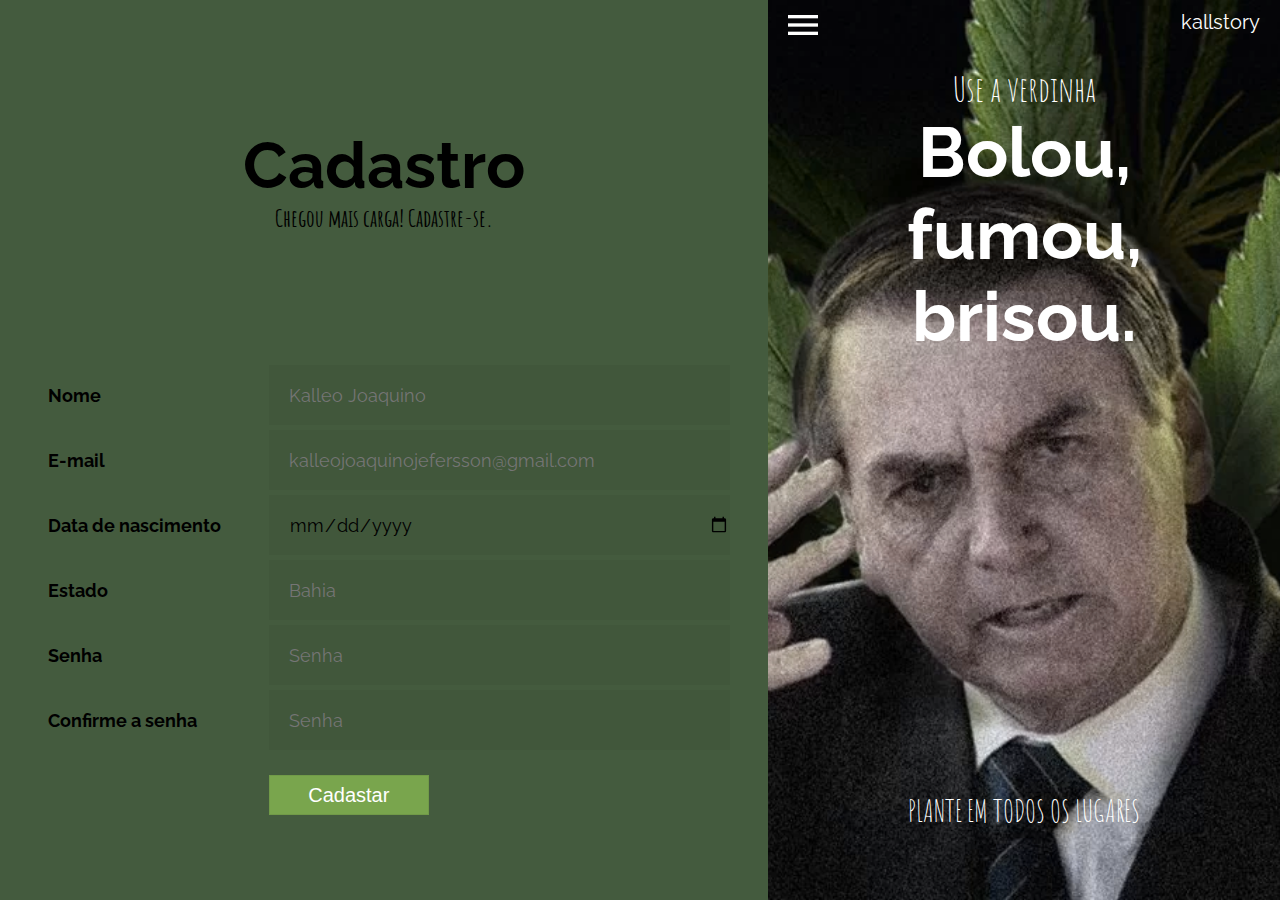
<file: Cadastro/index.html>
<!DOCTYPE html>
<html lang='pt-br'>
    <head>
        <meta charset='UTF-8' />
        <meta name="viewport" content="width=device-width, initial-scale=1.0">
        <title>Cadastre-se | Site</title>
        <link rel='stylesheet' href='./css/index.css'>
    </head>
    <body>
        <div class='container'>
            <section class='formulario'>
                <form>
                    <div class='titulo'>
                        <h1>Cadastro</h1>
                        <h2>Chegou mais carga! Cadastre-se.</h2>
                    </div>
                    <section>
                        <div>
                            <label for='nome'><span>Nome</span></label>
                            <label for='email'><span>E-mail</span></label>
                            <label for='data'><span>Data de nascimento</span></label>
                            <label for='estado'><span>Estado</span></label>
                            <label for='senha'><span>Senha</span></label>
                            <label for='confSenha'><span>Confirme a senha</span></label>
                        </div>
                        <div>
                            <input type='text' placeholder='Kalleo Joaquino' id='nome' class='input' required/>
                            <input type='email' placeholder='kalleojoaquinojefersson@gmail.com' id='email' class='input' required/>
                            <input type='date' placeholder='Ago 17, 2005' id='data' class='input' required/>
                            <input type='text' placeholder='Bahia' id='estado' class='input' required/>
                            <input type='password' placeholder='Senha' id='senha' class='input' required/>
                            <input type='password' placeholder='Senha' id='confSenha' class='input' required/>
                            <button type='submit'>Cadastar</button>
                        </div>
                    </section>
                </form>
            </section>
            <section class='flier'>
                <div class='flier-overlay'>
                    <header>
                        <a href='#'>
                            <img src='./image/list.svg' alt='botão de menu' />
                        </a>
                        <span>kallstory</span>
                    </header>
                    <main>
                        <section>
                            <span>Use a verdinha</span>
                            <h1>Bolou, fumou, brisou.</h1>
                        </section>
                        <span>PLANTE EM TODOS OS LUGARES</span>
                    </main>
                </div>
                <img src='bozo.webp' alt=''/>
            </section>
        </div>
    </body>
</html>
</file>
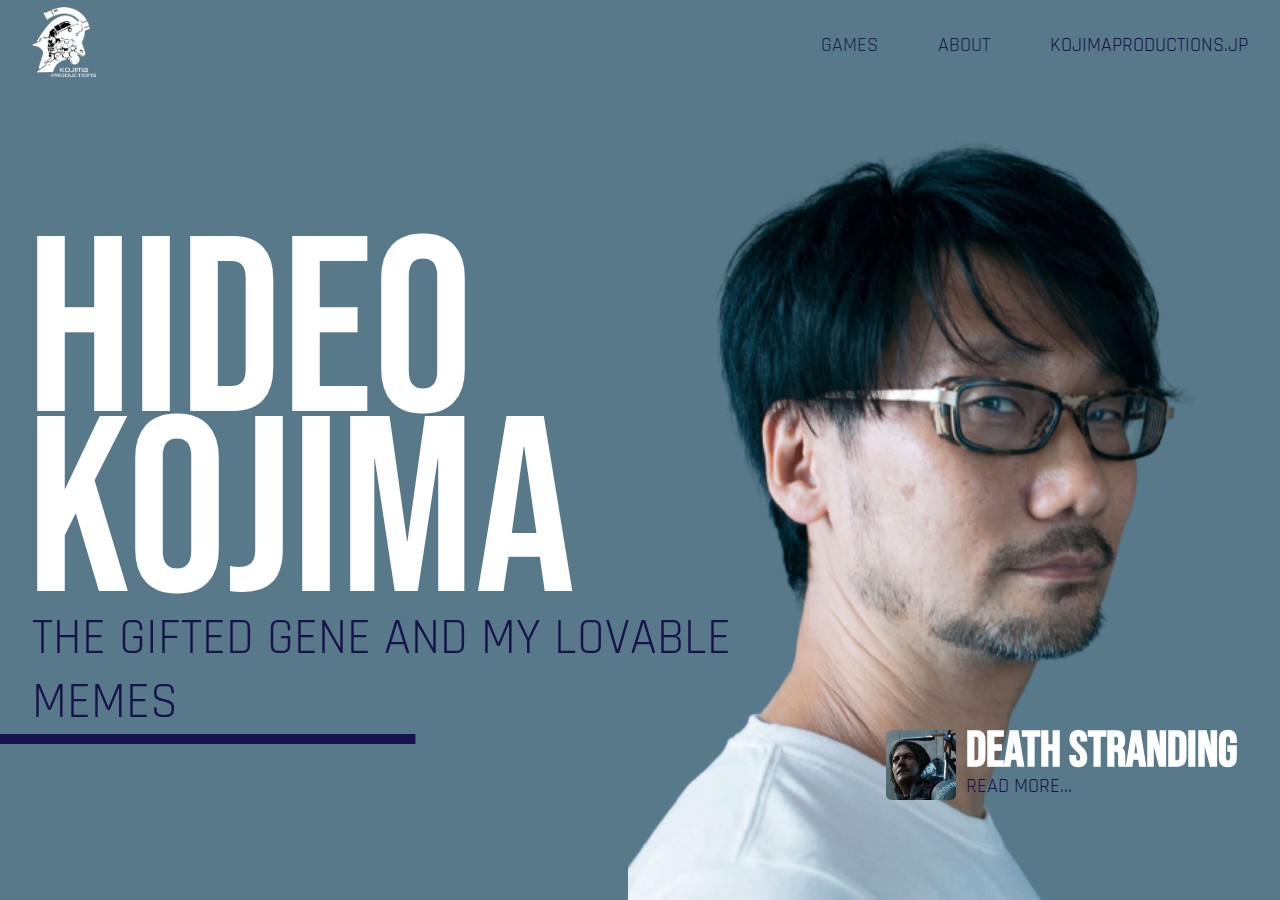
<file: Hideo/index.html>
<!DOCTYPE html>
<html lang="pt-br">
<head>
    <meta charset="UTF-8">
    <meta name="viewport" content="width=device-width, initial-scale=1.0">
    <link rel='shortcut icon' href='./image/logo.png' />
    <link rel='stylesheet' href='./css/index.css' />
    <title>Hideo Kojima | Kojima Productions</title>
</head>
<body>
    <section>
        <header class='menu'>
            <nav>
                <a href="#" id='logo'>
                    <img src="./image/logo.png" alt="" />
                </a>
                <div>
                    <a href="#" target="_blank">
                        GAMES
                    </a>
                    <a href="#" target="_blank">
                        ABOUT
                    </a>
                    <a href="http://kojimaproductions.jp" target="_blank">
                        KOJIMAPRODUCTIONS.JP
                    </a>
                </div>
            </nav>
        </header>
        <main class='corpo'>
            <div class="perfil">
                <div class='text'>
                    <span>
                        HIDEO KOJIMA
                    </span>
                    <span>
                        THE GIFTED GENE AND MY LOVABLE MEMES
                    </span>
                </div>
                <div class='preview'>
                    <article>
                        <img src="./image/death.png" alt="">
                        <main>
                            <h1>Death Stranding</h1>
                            <a href="#">
                                <span>READ MORE...</span>
                            </a>
                        </main>
                    </article>
                </div>
            </div>
        </main>
    </section>
</body>
</html>
</file>
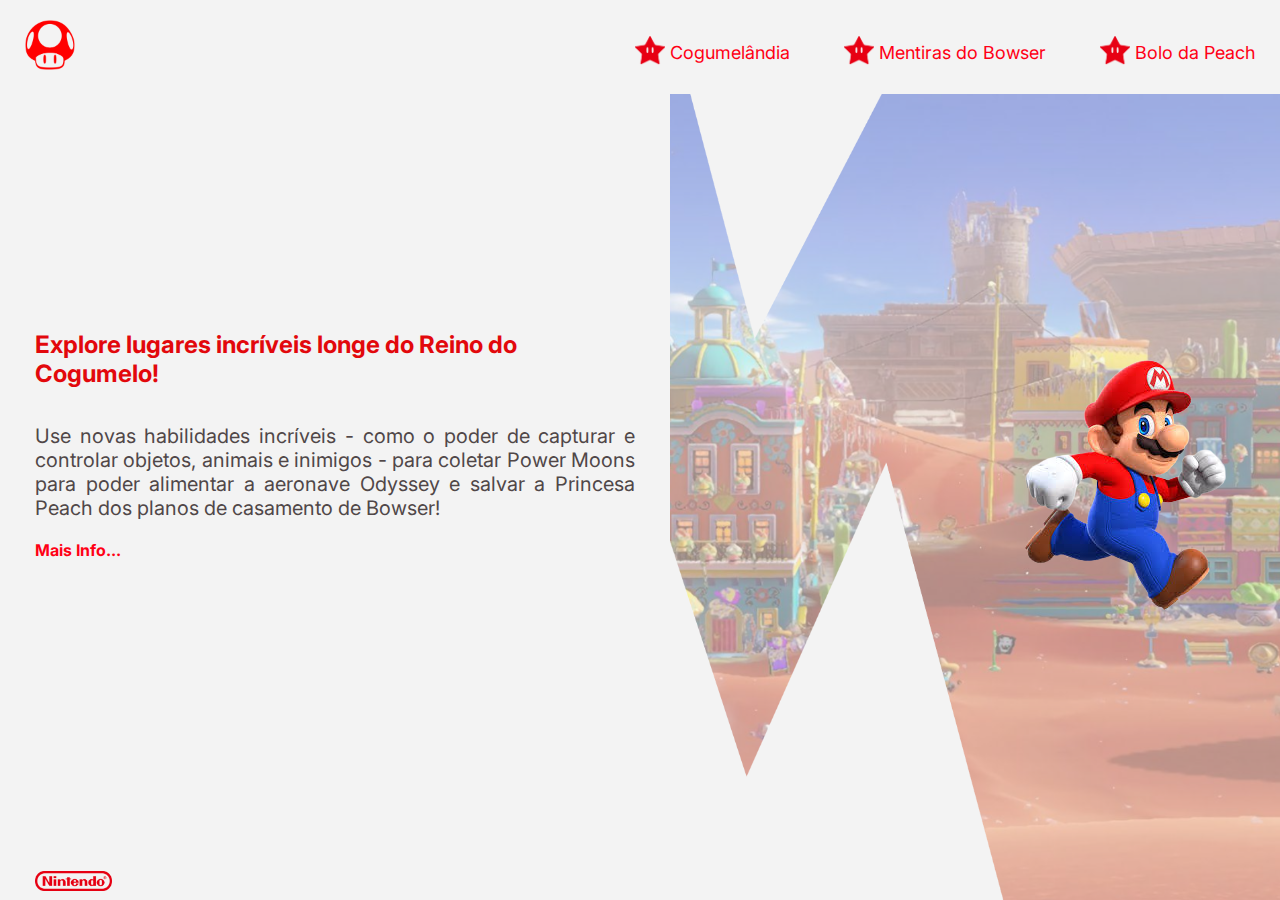
<file: Landing/index.html>
<!DOCTYPE html>
<html lang="pt-br">
<head>
    <meta charset="UTF-8">
    <meta name="viewport" content="width=device-width, initial-scale=1.0">
    <link rel='shortcut icon' href='./image/iconTab.png' />
    <title>Univero Super Mario</title>
    <link rel='stylesheet' href='./css/index.css' />
</head>
<body>
    <section class='landing'>
        <nav>
            <a href="" id='logo'>
                <img src='./image/logo.png' alt='logo' />
            </a>
            <div>
                <a href=""><img src="./image/star.png" alt=""> Cogumelândia</a>
                <a href=""><img src="./image/star.png" alt=""> Mentiras do Bowser</a>
                <a href=""><img src="./image/star.png" alt=""> Bolo da Peach</a>
            </div>
        </nav>
        <main>
            <article>
                <div>
                    <h1>Explore lugares incríveis longe do Reino do Cogumelo!</h1>
                    <p>Use novas habilidades incríveis - como o poder de capturar e controlar objetos, animais e inimigos - para coletar Power Moons para poder alimentar a aeronave Odyssey e salvar a Princesa Peach dos planos de casamento de Bowser!</p>
                    <a href="">Mais Info...</a>
                </div>
                <footer>
                    <a href="https://www.nintendo.com/pt_BR/" target="_blank">
                        <img src="./image/nintendo.png" alt="nintendo">
                    </a>
                    <a href=""></a>
                </footer>
            </article>
            <div id="character">
                <img src="./image/images-removebg-preview (1).png" alt="">
            </div>
            <div id='bg'>
                <img src="./image/bg.png" alt="" >
            </div>
        </main>
    </section>
</body>
</html>
</file>
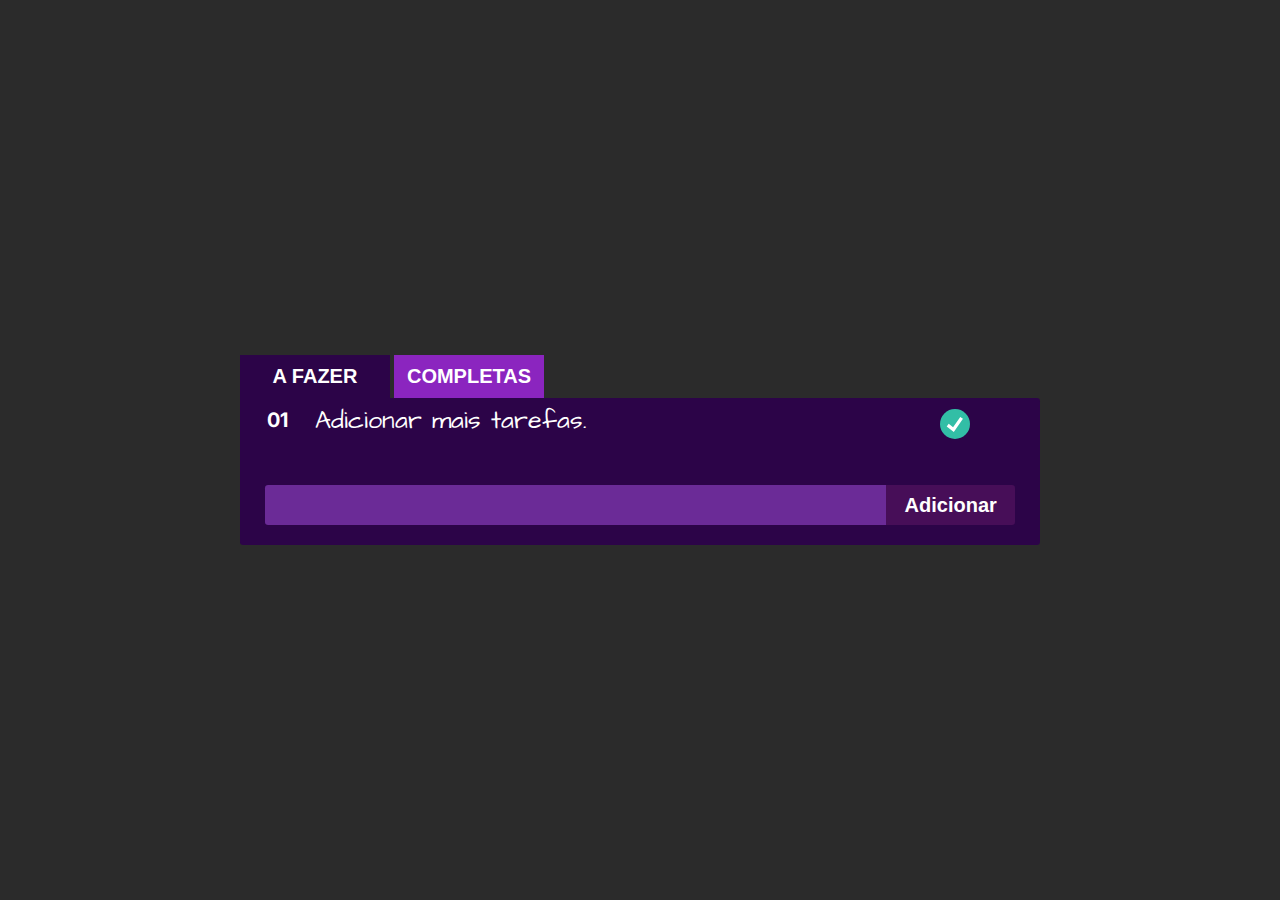
<file: Lista/index.html>
<!DOCTYPE html>
<html lang='pt-br'>
    <head>
        <meta charset='utf-8' />
        <meta name="viewport" content="width=device-width, initial-scale=1.0">
        <title>Questionário</title>
        <script src='./javascript/index.js' defer ></script>
        <link rel='stylesheet' href='./css/index.css' />
    </head>
    <body>
        <main class="container">
            <nav>
                <button class="tab-button" onclick="LoadList(JSON.parse(localStorage.getItem('lists')).tasks);" id='tasks'>A FAZER</button>
                <button class="tab-button" onclick="LoadList(JSON.parse(localStorage.getItem('lists')).complete, false);" id='complete'>COMPLETAS</button>
            </nav>
            <ul class="list-container">
                <li class="list-item">
                    <h2>1</h2>
                    <span>Titulo 1</span>
                    <button class="list-item-complete">X</button>
                </li>
            </ul>
            <form onsubmit="AddTask()" action="" id='addTask'>
                <div class="list-item">
                    <input type="text" name="" id="item" required>
                    <button type="submit">Adicionar</button>
                </div>
            </form>
        </main>
    </body>
</html>
</file>
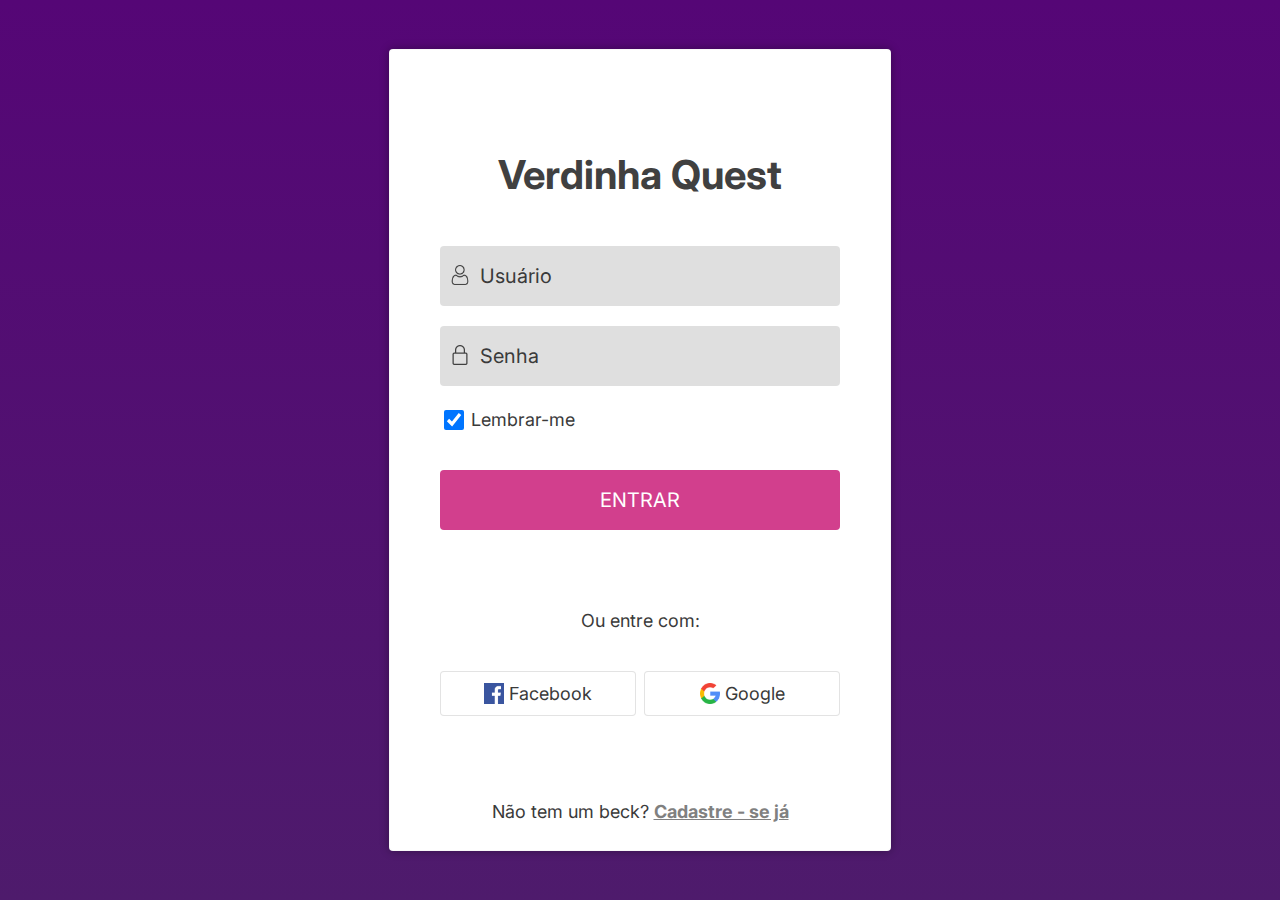
<file: Login/index.html>
<!DOCTYPE html>
<html lang='pt-br'>
    <head>
        <meta name="viewport" content="width=device-width, initial-scale=1.0">
        <meta charset='UTF-8' />
        <title>Quest da Verdinha| Site</title>
        <link rel='stylesheet' href='./index.css'/>
    </head>
    <body>
        <main class='login'>
            <section>
                <form onsubmit="alert('Logado com sucesso!')" method="GET">
                    <h1>Verdinha Quest</h1>
                    <img src='./image/user.png' id='user-img' alt='Usuario'/>
                    <input type='text' id='user' placeholder='Usuário' required/>
                    <img src='./image/lock.png' id='password-img' alt='Cadeado'/>
                    <input type='password' id='password' placeholder='Senha' required/>
                    <input type="checkbox" checked id='remember' />
                    <span>Lembrar-me</span>
                    <input type='submit' value='ENTRAR' />
                    <span>Ou entre com:</span>
                    <div>
                        <button id='google'><div><img src='./image/facebook.png' alt='Logo Facebook' /><span>Facebook</span></div></button>
                        <button id='google'><div><img src='./image/google.png' alt='Logo Google' /><span>Google</span></div></button>
                    </div>
                    <span>Não tem um beck? <a href='#'>Cadastre&nbsp;-&nbsp;se&nbsp;já</a></span>
                </form>
            </section>
        </main>
    </body>
</html>
</file>
<file: Cadastro/css/index.css>
@import url('https://fonts.googleapis.com/css2?family=Raleway:wght@300&display=swap');
@import url('https://fonts.googleapis.com/css2?family=Amatic+SC&display=swap');
body{
    margin: 0;
    padding: 0;
    height: 100vh;
    background: rgb(0, 0, 0);
}
.container{
    display: flex;
}

/* #redion FORMULARIO */
.container .formulario{
    margin: 0;
    height: 100vh;
    width: 60vw;
    background: rgb(68, 91, 62);
}
.formulario .titulo{
    margin: auto;
    text-align: center;
    display: flex;
    flex-direction: column;
    flex-wrap: wrap;
    justify-content: center;
    align-items: center;
    height: 40vh;
}
.formulario .titulo h1{
    font-family: 'Raleway';
    font-size: 65px;
    margin: 0;
    display: block;
}
.formulario .titulo h2{
    display: block;
    font-family: 'Amatic SC';
    margin: 0;
}
.formulario form section{
    margin: 0;
    padding: 0;
    display: flex;
    flex-direction: row;
    flex-wrap: wrap;
    justify-content: center;
    align-items: flex-start;
    padding-bottom: 50px;
}

.formulario div:first-of-type{
    width: 30%;
}
.formulario div:last-of-type{
    width: 60%;
}
.formulario div label{
    font-family: 'Raleway';
    font-size: 18px;
    font-weight: bold;
    display: flex;
    margin: 5px 0;
    margin-left: 10px;
    align-items: center;
    height: 60px;
}
.formulario div label span{
    display: block;
}
.formulario div .input{
    font-family: 'Raleway';
    font-size: 18px;
    background: rgba(0, 0, 0, 0.035);
    height: 60px;
    display: block;
    margin: 5px 10px 5px 0;
    padding: 0;
    border: 0;
    width: 100%;
}
.formulario div input[type=text], input[type=password], input[type=email]{
    text-indent: 20px;
}
.formulario div input[type=date]{
    text-indent: 10px;
}
.formulario div button{
    outline: none;
    border: solid 1px rgba(0, 0, 0, 0.063);
    background: #79a54d;
    color: white;
    height: 40px;
    width: 160px;
    font-size: 20px;
    margin-top: 20px;
}
.formulario div button:hover{
    cursor: pointer;
    background: #92c75d;
}
/* #endredion FORMULARIO */
/* #region FLIER */
.container .flier{
    position: relative;
    height: 100vh;
    width: 40vw;
    background: rgb(255, 255, 255);
}
.flier img{
    position: absolute;
    width: 100%;
    height: 100%;
    filter: hue-rotate(-20deg);
    object-fit: cover;
    top:0;
    z-index: 1;
}
.flier-overlay{
    z-index: 2;
    height: 100vh;
    position: relative;
    color: white;
}
.flier-overlay header{
    font-family: 'Raleway';
    display: flex;
    justify-content: space-between;
    margin: 0px 20px;
    padding-top: 10px;
}
.flier-overlay header a img{
    position: relative;
    width: 30px;
    height: auto;
    object-fit: contain;
}
.flier-overlay header span{
    font-size: 20px;
}
.flier-overlay main span{
    font-family: 'Amatic SC';
}
.flier-overlay main section{
    position: absolute;
    top: 30%;
    left: 50%;
    transform: translate(-50%, -70%);
    text-align: center;
}
.flier-overlay main section span{
    font-size: 35px
}
.flier-overlay main section h1{
    font-family: 'Raleway';
    font-size: 70px;
    margin: 0;
}
.flier-overlay main span:last-child{
    position: absolute;
    top: 90%;
    left: 50%;
    transform: translate(-50%, -50%);
    font-size: 30px;
}
/* #endregion FLIER */

/* Responsividade */
@media only screen and (max-width: 900px){
    body{
        height: auto;
    }
    .container{
        height: 100%;
        flex-direction: column-reverse;
        
    }
    .container .formulario{
        width: 100%;
        height: 100%;
    }
    .formulario .titulo:last-of-type{
        height: 15vh;
        width: 300px;
    }
    .container .flier{
        width: 100%;
        height: 30vh;
    }
    .flier-overlay{
        height: 40%;
    }
    .flier-overlay header{
        margin: 0px 10px;
    }
    .flier-overlay header span{
        display: none;
    }
    .flier-overlay main section{
        top: 90%;
        left: 50%;
        transform: translate(-50%, -20%);
        text-align: center;
    }
    .flier-overlay main span:last-child{
        display: none;
    }
    .flier-overlay main section span{
        display: none;
    }
}
@media only screen and (max-width: 400px){
    .container .flier{
        width: 100%;
        height: 30vh;
    }
    .flier-overlay main section h1{
        font-family: 'Raleway';
        font-size: 60px;
        margin: 0;
    }
    .formulario .titulo h1{
        font-size: 30px;
    }
    .formulario div label, .formulario div .input{
        font-size: 15px;
    }
}
</file>
<file: Hideo/css/index.css>
@import url('https://fonts.googleapis.com/css2?family=Rajdhani&display=swap');
@import url('https://fonts.googleapis.com/css2?family=Bebas+Neue&display=swap');
:root{
    --main-color: #58798a;
    --text-color: #1d204d;
    --text-color-2: white;
    --highlight-color: #18134c;
    --text-size-title: 250px;
    --text-size-subtitle: 50px;
    --text-size-links: 20px;
}
body{
    margin: 0px;
    padding: 0px;
    height: 100vh;
}
section{
    height: 100vh;
    background: var(--main-color);
    display: flex;
    flex-direction: column;
    align-items: center;
}

.menu{
    width: 95%;
    height: 10%;
}
.menu nav{
    height: 100%;
    display: flex;
    justify-content: space-between;
    align-items: center;
}
.menu nav a{
    font-size: var(--text-size-links);
    font-family: 'Rajdhani';
    color: var(--text-color);
    text-decoration: none;
    margin-left: 55px;
}
.menu nav a:hover{
    color: var(--text-color-2);
}
.menu nav a:last-of-type{
    color: var(--highlight-color);
}
.menu nav a:last-of-type:hover{
    color: var(--text-color-2);
}
#logo{
    margin: 0;
}
#logo img{
    height: 70px;
    filter: invert();
}
.corpo{
    height: 90%;
    position: relative;
    width: 95%;
    display: flex;
    flex-direction: row;
    justify-content: space-between;
    margin: 0;
    padding: 0;
}
.perfil{
    width: 100%;
    color: var(--text-color-2);
    display: flex;
    flex-direction: row;
    justify-content: center;
    background-image: url('../image/kojimakun-removebg-preview.png');
    background-size: contain;
    background-repeat: no-repeat;
    background-position: right bottom;
}
.text{
    align-self: center;
    display: flex;
    flex-direction: column;
    width: 70%;
}
.text span:nth-of-type(1){
    font-family: 'Bebas Neue';
    font-size: var(--text-size-title);
    line-height: 180px;
    margin: 0;
    padding: 0;
    transform: translateX(-5px);
}
.text span:nth-of-type(2){
    font-family: 'Rajdhani';
    font-size: var(--text-size-subtitle);
    color: var(--highlight-color)
}
.text span:nth-of-type(2)::after{
    display: block;
    content: "";
    transform: translateX(-10%);
    width: 50%;
    height: 10px;
    background-color: var(--highlight-color);
}
.preview{
    height: auto;
    width: 30%;
    height: 100%;
    display: flex;
    justify-content: flex-end;
    align-items: flex-end;
}
.preview article{
    height: 70px;
    margin-bottom: 100px;
    display: flex;
    align-items: flex-start;
    color: var(--text-color-2);
}
.preview article main{
    font-family: 'Bebas Neue';
    padding: 0 10px;
    display: flex;
    flex-direction: column;
    justify-content: flex-start;
    align-items: flex-start;
}
.preview article img{
    height: 70px;
    border-radius: .35rem;
}
.preview article main h1{
    vertical-align: bottom;
    line-height: 85%;
    height: 70%;
    font-size: var(--text-size-subtitle);
    margin: 0;
}
.preview article main a{
    color: var(--highlight-color);
    text-decoration: none;
}
.preview article main a:hover{
    color: var(--text-color-2);
}
.preview article main a span{
    width: auto;
    display: block;
    font-family: 'Rajdhani';
    font-size: var(--text-size-links);
    margin: 0;
    padding: 0;
}
@media only screen and (max-width: 600px) {
    :root{
        --main-color: #191919;
        --text-color: #c5c7c7;
        --text-color-2: white;
        --highlight-color: #324bcb;
        --text-size-title: 100px;
        --text-size-subtitle: 30px;
        --text-size-links: 15px;
    }
    #logo{
        height: 100%;
        display: flex;
        align-items: center;
    }
    #logo img{
        height: 90%;
    }
    .menu nav div{
        width: 100%;
        display: flex;
        flex-direction: row;
        justify-content: space-evenly;
    }
    .menu nav a{
        font-size: var(--text-size-links);
        font-family: 'Rajdhani';
        color: var(--text-color);
        text-decoration: none;
        margin-left: 25px;
    }
    .menu nav a:nth-of-type(3){
        display: none;
    }
    .corpo{
        justify-content: flex-start;
        align-items: flex-start;
    }
    .perfil{
        height: 100%;
        justify-content: flex-start;
        align-items: flex-start;
    }
    .text{
        align-self: center;
        display: flex;
        flex-direction: column;
        width: 95%;
        height: 95%;
    }
    .text span:nth-of-type(1){
        font-family: 'Bebas Neue';
        font-size: var(--text-size-title);
        line-height: 80px;
    }
    .text span:nth-of-type(2)::after{
        display: block;
        content: "";
        transform: translateX(-36%);
        width: 70%;
        height: 10px;
        background-color: var(--highlight-color);
    }
    .preview{
        display: none;
    }
}
</file>
<file: Landing/css/index.css>
@import url('https://fonts.googleapis.com/css2?family=Inter&display=swap');
        :root{
            --bg-color: rgb(243, 243, 243);
            --text-color: #ff0015;
            --text-color-hover: #ffc9ca;
            --text-menu-size: 18px;
            --text-title-size: 24px;
            --text-subtitle-size: 20px;
            --text-subtitle-color: #504748;
        }
        body{
            font-family: 'Inter';
            margin:0;
            padding: 0;
            background: var(--bg-color);
        }
        .landing{
            width: 100%;
            height: 100vh;
            display: flex;
            flex-direction: column;

        }
        .landing nav{
            z-index: 2;
            height: auto;
            display: flex;
            flex-direction: row;
            justify-content: space-between;
            align-items: center;
            width: 100%;
        }
        .landing nav div a{
            position: relative;
            margin: 0px 25px;
            text-decoration: none;
            font-size: var(--text-menu-size);
            color: var(--text-color);
            transition: .2s color ease-in-out;
        }
        .landing nav div a:hover{
            color: var(--text-color-hover);
        }
        .landing nav div a img{
            transition: .2s filter ease-in-out;
            filter: invert(16%) sepia(70%) saturate(4646%) hue-rotate(345deg) brightness(89%) contrast(121%);
            transform: translateY(18%);
            width: 30px;
        }
        .landing nav div a:hover img{
            filter: invert(93%) sepia(17%) saturate(1607%) hue-rotate(292deg) brightness(112%) contrast(108%);        }

        #logo{
            margin: 20px 25px;
        }
        #logo img{
            width: 50px;
        }
        .landing main{
            height: 100%;
            display: flex;
            flex-direction: row;
        }
        .landing main article{
            display: flex;
            flex-direction: column;
            justify-content: center;
            align-self: center;
            margin: 0 35px;
            max-width: 600px;
            height: 100%;
        }
        .landing main article div{
            flex: 6;
            display: flex;
            flex-direction: column;
            justify-content: center;
        }
        .landing main article div h1{
            font-size: var(--text-title-size);
            color:#e2080c;
        }
        .landing main article div p{
            color: var(--text-subtitle-color);
            font-size: var(--text-subtitle-size);
            text-align: justify;
        }
        .landing main article div a{
            color: var(--text-color);
            font-size: var(--text-subtitle-size) -2;
            text-decoration: none;
            font-weight: bold;
            width: 100px;
        }
        .landing main article div a:hover{
            color: var(--text-color-hover);
        }
        .landing main article footer{
            display: flex;
            align-items: flex-end;
            flex: 1;
            margin-bottom: 5px;
        }
        .landing main article footer a img{
            max-height: 20px;
        }
        .landing main div{
            width: 100%;
        }
        #bg{
            overflow: hidden;
        }
        #bg img{
            z-index: 1;
            width: 100%;
            height: 100%;
            object-fit: cover;
            filter: opacity(.5);
        }
        #character{
            z-index: 1;
            position: absolute;
            top: 40%;
            left: 80%;
            width: auto;
            animation: Mario 1s infinite alternate ease-in-out;
        }
        @keyframes Mario{
            from {
                transform: rotate(-.5deg);
            }
            to {
                transform: rotate(.5deg);
            }
        }
</file>
<file: Lista/css/index.css>
@import url('https://fonts.googleapis.com/css2?family=Architects+Daughter&family=Inter&display=swap');
:root{
    --text-color-1: white;
    --bg-color: #2b2b2b;
    --main-container-color: #811871;
    --color1: #741540;
    --color2: #8b25bf;
    --color3: #5e09b4;
    --color4: #2c0448;
    --radius: .20rem;
}
body{
    font-family: 'Inter';
    padding: 0;
    margin: 0;
    background: var(--bg-color);
    color: white;
    min-height: 100vh;
    display: flex;
    flex-direction: column;
    justify-content: center;
    align-items: center;
}
.tab-button{
    outline: none;
    border: none;
    padding: 10px;
    width: 150px;
    color: var(--text-color-1);
    background: var(--color2);
    font-size: 20px;
    font-weight: bold
}
.tab-button:disabled{
    background: var(--color4);
}
.container{
    margin: 0 20px;
    width: 800px;
}
.list-container{
    margin: 0;
    padding: 0px;
    background: var(--color4);
    border-top-right-radius: var(--radius);
}
.list-container .list-item:nth-child(even){
    background: rgba(150, 41, 218, 0.152);
}
.list-item{
    display: flex;
    justify-content: space-between;
    align-content: center;
    padding: 10px 0px;
    margin: 0;
}
.list-item h2{
    text-align: center;
    font-size: 20px;
    margin: 0 10px;
    width: 10%;
}
.list-item span{
    font-size: 25px;
    line-height: 25px;
    width: 100%;
    font-family: 'Architects Daughter';
}
#addTask{
    margin: 0;
    padding: 20px 5px 10px;
    background: var(--color4);
    border-bottom-left-radius: var(--radius);
    border-bottom-right-radius: var(--radius);
}
#addTask button{
    width: 20%;
    border: none;
    height: 40px;
    font-weight: bold;
    font-size: 20px;
    border-top-right-radius: var(--radius);
    border-bottom-right-radius: var(--radius);
    color: white;
    padding: 0 10px;
    margin-right: 20px;
    background: rgb(71, 14, 88);
}
#addTask button:hover{
    background: rgb(130, 36, 197);
}
.list-item input{
    width: 100%;
    border: none;
    padding: 0;
    margin: 0;
    margin-left: 20px;
    background: rgba(151, 72, 207, 0.59);
    border-top-left-radius: var(--radius);
    border-bottom-left-radius: var(--radius);
    outline: none;
    text-indent: 10px;
    color: white;
    font-size: 20px;
    font-family: 'Architects Daughter';
}

.list-item-complete{
    position: relative;
    text-align: center;
    border: none;
    background-color: transparent;
    color: white;
    font-size: 20px;
    font-weight: bold;
    margin: 0 8%;
    outline: none;
}
.list-item-complete img{
    position: relative;
    height: 30px;
    width: 30px;
}
.list-item-complete img:hover{
   filter: saturate(150%);
}
.list-item-delete{
    position: relative;
    text-align: center;
    border: none;
    background-color: transparent;
    color: white;
    font-size: 20px;
    font-weight: bold;
    margin: 0 1%;
    outline: none;
}
.list-item-delete img{
    position: relative;
    height: 30px;
    width: 30px;
}
.list-item-delete img:hover{
   filter: saturate(150%);
}
.list-item-readd{
    position: relative;
    text-align: center;
    border: none;
    background-color: transparent;
    color: white;
    font-size: 20px;
    font-weight: bold;
    margin: 0 4%;
    margin-left: 0%;
    outline: none;
}
.list-item-readd img{
    position: relative;
    height: 30px;
    width: 30px;
}
.list-item-readd img:hover{
   filter: saturate(150%);
}
</file>
<file: Login/index.css>
@import url('https://fonts.googleapis.com/css2?family=Inter&display=swap');            
:root{
    --main-bg-color: rgb(255, 255, 255);
    --main-text-color: rgb(64, 64, 64);
    --radius: .25rem;
    --login-input-color: rgba(0, 0, 0, 0.124);
    --login-text-color: rgb(58, 58, 58);
    --login-input-height: 60px;
    --login-input-width: 100%;
}
body{
    font-family: 'Inter';
    margin: 0;
    padding: 0;
    width: 100vw;
    height: 100vh;
    background: rgb(102, 7, 196);
    background: linear-gradient(180deg, rgb(85, 6, 118) 0%, rgb(78, 27, 108) 100%);
}
.login{
    flex: 1;
    color: var(--main-text-color);
}
.login section{
    position: absolute;
    top: 50%;
    left: 50%;
    transform: translate(-50%, -50%);
    width: 500px;
    height: 800px;
    background-color: var(--main-bg-color);
    border-radius: var(--radius);
    border: solid 1px rgba(0, 0, 0, 0.029);
    box-shadow: 0px 0px 10px rgba(0, 0, 0, 0.33);
}
.login form{
    position: relative;
    display: block;
    width: 80%;
    height: 80%;
    margin: auto;
    margin-top: 20%;
    padding: 0;
}
.login h1{
    margin-top: 0;
    font-size: 40px;
    text-align: center;
}
.login input{
    font-family: 'Inter';
    margin-top: 20px;
    border: none;
    font-size: 20px;
    color: var(--login-text-color);
    border-radius: var(--radius);
    height: var(--login-input-height);
    width: var(--login-input-width);
}
.login input[type=submit]{
    display: block;
}
.login input[type=text], input[type=password]{
    background: var(--login-input-color);
    text-indent: 40px;
    margin: auto;
    margin-top: 20px;
    padding: 0;
    outline: none;
    border: 0;
}
.login input[type=submit]{
    margin-top: 40px;
    background: #d23f8d;
    color: white;
    transition: background .3s;
}
.login input[type=submit]:hover{
    background: #ee54a6;
}
.login #user-img, #password-img{
    position: absolute;
    transform: translate(50%, 195%);
    width: 20px;
    height: 20px;
}
.login input::placeholder{
    color: var(--login-text-color);
    font-size: 20px;
}
.login input[type=checkbox]{
    height: 20px;
    width: 20px;
    transform: translateY(20%);
}
.login span{
    font-family: 'Inter';
    font-size: 18px;
    color: var(--login-text-color);
}
.login span:nth-of-type(2){
    margin-top: 80px;
    margin-bottom: 40px;
    display: block;
    text-align: center;
}
.login span:nth-of-type(3){
    position: absolute;
    width: 100%;
    bottom: -5%;
    display: block;
    text-align: center;
}
.login span:nth-of-type(3) a{
    color: rgb(128, 128, 128);
    font-weight: bold;
}
.login span:nth-of-type(3) a:hover{
    font-weight: normal;
}
.login form div{
    width: 100%;
    display: flex;
    justify-content: space-between;
}
.login button{
    border-radius: var(--radius);
    border: 1px solid rgba(63, 63, 63, 0.145);
    background-color: white;
    width: 49%;
    height: 45px;
    transition: background .3s;
}
.login button:hover{
    background-color: var(--login-input-color);
}
.login button div{
    justify-content: center;
    margin: auto;
}
.login button img{
    width: 20px;
    margin-right: 5px;
}

@media only screen and (max-width: 600px){
    .login section{
        width: 80vw;
        height: auto;
        padding-bottom: 110px;
    }
    .login h1{
        margin-bottom: 0;
    }
    .login form{
        margin-top: 5%;
    }
    .login input{
        margin-top: 5px;
    }
    .login input[type=submit]{
        margin-top: 10px;
    }
    .login #user-img{
        position: absolute;
        transform: translate(50%, 195%);
        width: 20px;
        height: 20px;
    }
    .login #password-img{
        position: absolute;
        transform: translate(50%, 125%);
        width: 20px;
        height: 20px;
    }
    .login button{
        overflow: hidden;
    }
    .login button div span{
        font-size: 14px;
    }
    .login span:nth-of-type(2){
        margin-top: 20px;
        margin-bottom: 10px;
        display: block;
        text-align: center;
    }
    .login span:nth-of-type(3){
        position: absolute;
        width: 100%;
        bottom: -20%;
        display: block;
        text-align: center;
    }
}
</file>
